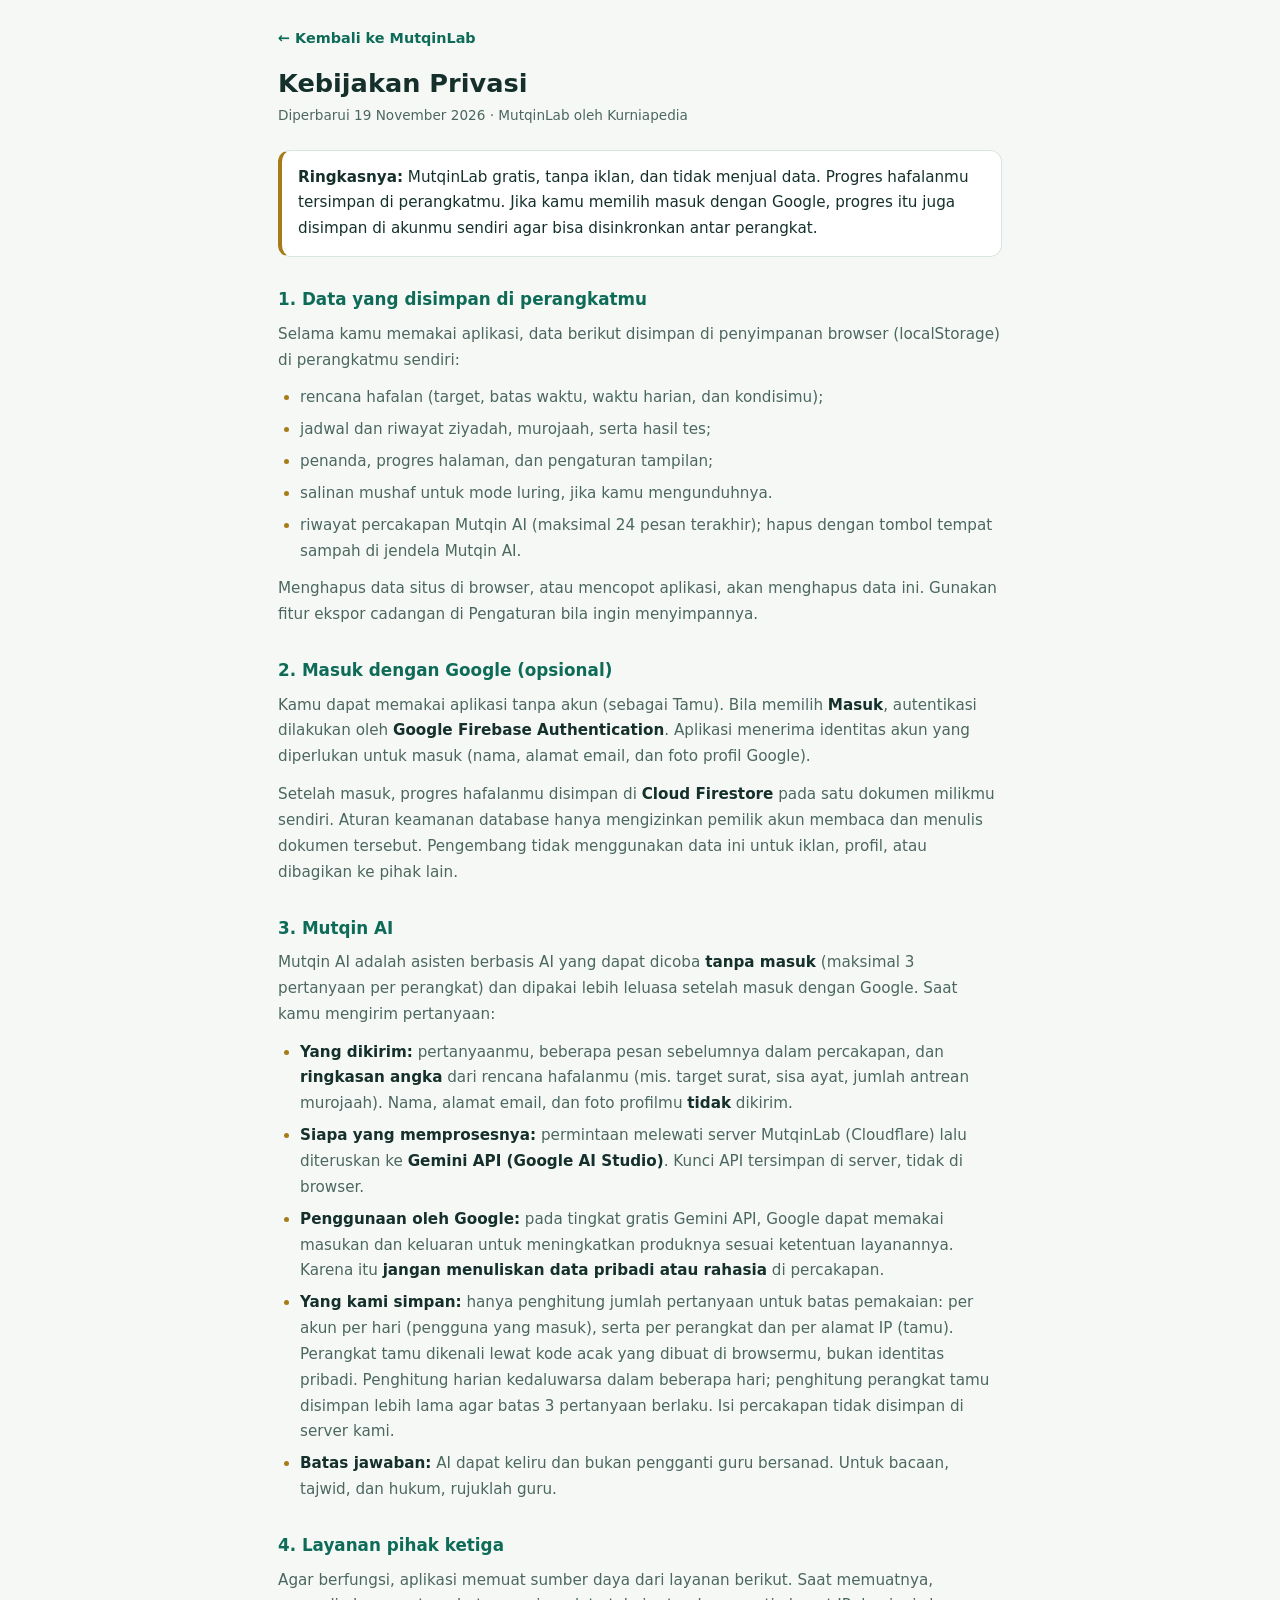
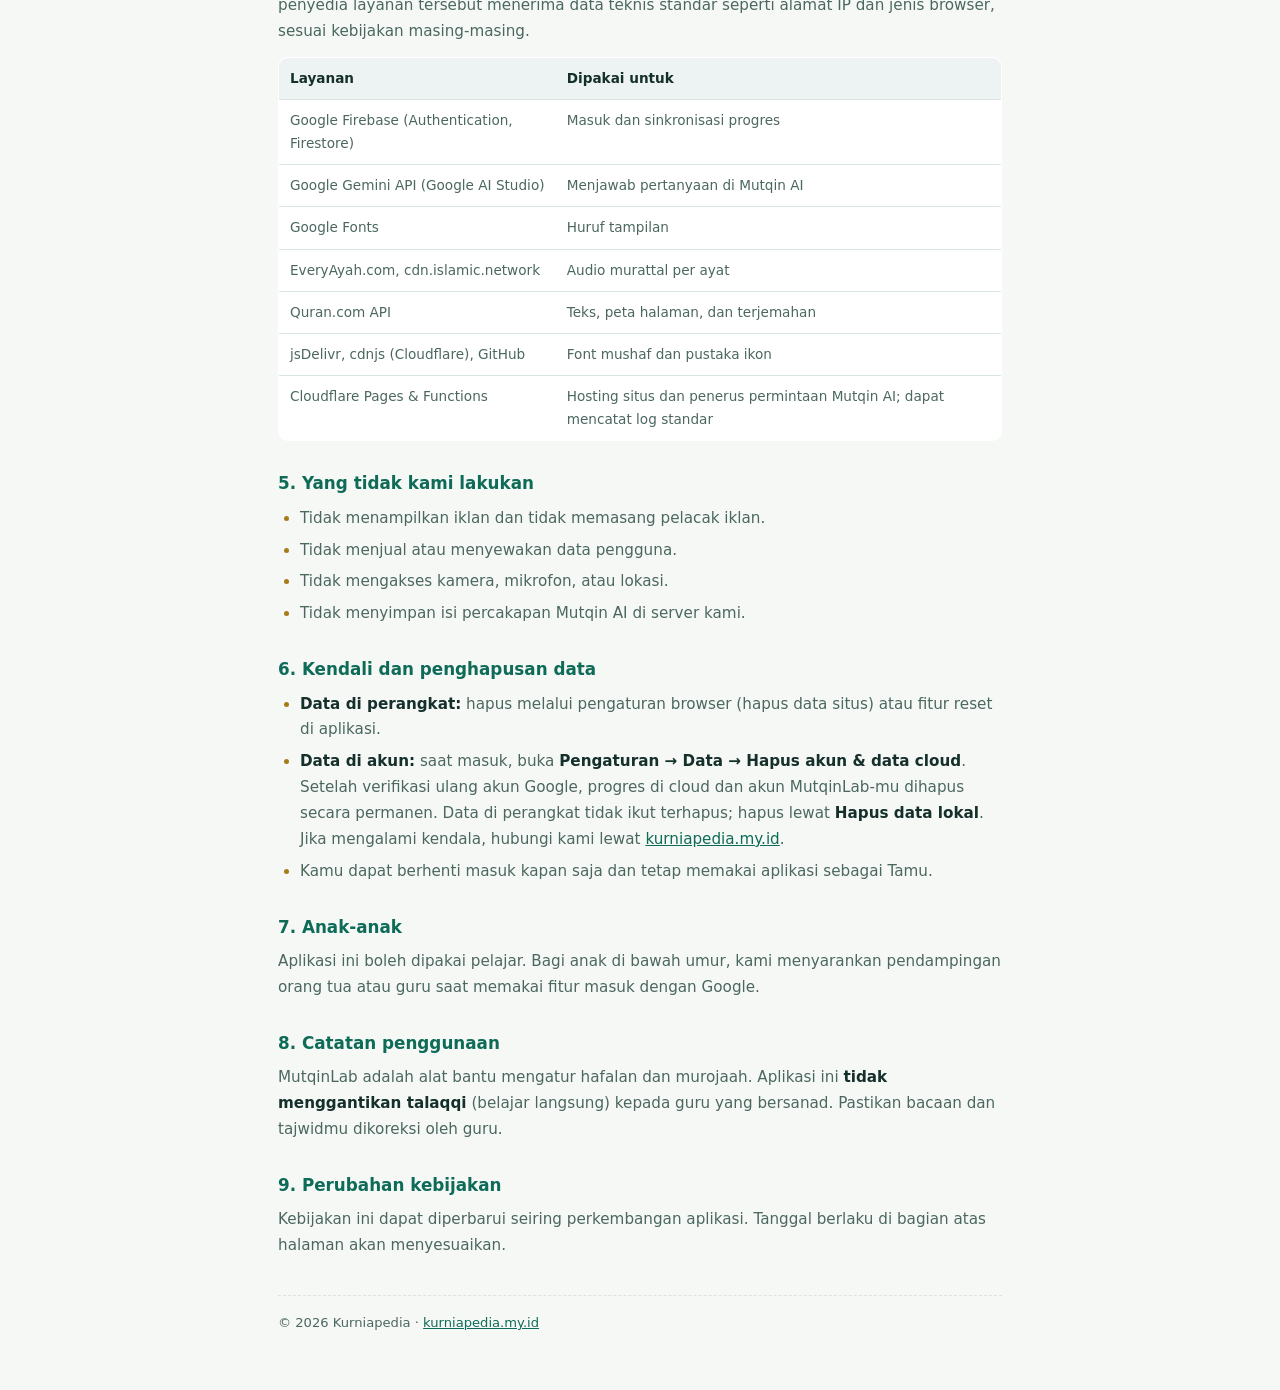
<file: privasi.html>
<!DOCTYPE html>
<html lang="id">
<head>
  <meta charset="UTF-8">
  <meta name="viewport" content="width=device-width, initial-scale=1, viewport-fit=cover">
  <title>Kebijakan Privasi — MutqinLab</title>
  <meta name="description" content="Kebijakan privasi MutqinLab: data apa yang disimpan, di mana disimpan, dan layanan pihak ketiga yang digunakan.">
  <meta name="theme-color" content="#060d0b">
  <meta name="color-scheme" content="dark light">
  <link rel="icon" href="icon.svg" type="image/svg+xml">
  <style>
    :root { --bg:#f6f8f6; --card:#fff; --ink:#15302b; --soft:#4b6760; --line:#d9e5e1; --aksen:#0e6b57; --emas:#a67c1a; }
    @media (prefers-color-scheme: dark) { :root { --bg:#060d0b; --card:#0d1b18; --ink:#e9f5f1; --soft:#9fbab3; --line:#1d3a34; --aksen:#4fd8b8; --emas:#e2c27a; } }
    * { box-sizing: border-box; }
    body { margin:0; background:var(--bg); color:var(--ink); font:16px/1.7 Poppins, system-ui, -apple-system, "Segoe UI", sans-serif; padding: env(safe-area-inset-top) 0 env(safe-area-inset-bottom); }
    main { max-width: 760px; margin: 0 auto; padding: 24px 18px 56px; }
    .back { display:inline-flex; align-items:center; gap:6px; margin-bottom:18px; color:var(--aksen); font-weight:600; font-size:.9rem; text-decoration:none; }
    .back:hover { text-decoration:underline; }
    h1 { font-size:1.6rem; line-height:1.25; margin:0 0 4px; }
    .meta { color:var(--soft); font-size:.85rem; margin:0 0 22px; }
    h2 { font-size:1.05rem; margin:28px 0 8px; color:var(--aksen); }
    p, li { color:var(--soft); font-size:.95rem; }
    p { margin:0 0 12px; }
    ul { padding-inline-start:22px; margin:0 0 12px; }
    li { margin-bottom:6px; }
    li::marker { color:var(--emas); }
    b { color:var(--ink); font-weight:600; }
    .ringkas { background:var(--card); border:1px solid var(--line); border-inline-start:4px solid var(--emas); border-radius:12px; padding:14px 16px; margin-bottom:8px; }
    .ringkas p { margin:0; color:var(--ink); }
    table { width:100%; border-collapse:collapse; font-size:.85rem; background:var(--card); border:1px solid var(--line); border-radius:10px; overflow:hidden; }
    th, td { text-align:start; padding:9px 11px; border-top:1px solid var(--line); vertical-align:top; color:var(--soft); }
    th { background:color-mix(in srgb, var(--aksen) 8%, transparent); color:var(--ink); border-top:0; }
    .tw { overflow-x:auto; margin-bottom:12px; }
    a { color:var(--aksen); }
    footer { margin-top:36px; padding-top:16px; border-top:1px dashed var(--line); font-size:.82rem; color:var(--soft); }
  </style>
</head>
<body>
<main>
  <a class="back" href="./">← Kembali ke MutqinLab</a>
  <h1>Kebijakan Privasi</h1>
  <p class="meta">Diperbarui 19 November 2026 · MutqinLab oleh Kurniapedia</p>

  <div class="ringkas"><p><b>Ringkasnya:</b> MutqinLab gratis, tanpa iklan, dan tidak menjual data. Progres hafalanmu tersimpan di perangkatmu. Jika kamu memilih masuk dengan Google, progres itu juga disimpan di akunmu sendiri agar bisa disinkronkan antar perangkat.</p></div>

  <h2>1. Data yang disimpan di perangkatmu</h2>
  <p>Selama kamu memakai aplikasi, data berikut disimpan di penyimpanan browser (localStorage) di perangkatmu sendiri:</p>
  <ul>
    <li>rencana hafalan (target, batas waktu, waktu harian, dan kondisimu);</li>
    <li>jadwal dan riwayat ziyadah, murojaah, serta hasil tes;</li>
    <li>penanda, progres halaman, dan pengaturan tampilan;</li>
    <li>salinan mushaf untuk mode luring, jika kamu mengunduhnya.</li>
    <li>riwayat percakapan Mutqin AI (maksimal 24 pesan terakhir); hapus dengan tombol tempat sampah di jendela Mutqin AI.</li>
  </ul>
  <p>Menghapus data situs di browser, atau mencopot aplikasi, akan menghapus data ini. Gunakan fitur ekspor cadangan di Pengaturan bila ingin menyimpannya.</p>

  <h2>2. Masuk dengan Google (opsional)</h2>
  <p>Kamu dapat memakai aplikasi tanpa akun (sebagai Tamu). Bila memilih <b>Masuk</b>, autentikasi dilakukan oleh <b>Google Firebase Authentication</b>. Aplikasi menerima identitas akun yang diperlukan untuk masuk (nama, alamat email, dan foto profil Google).</p>
  <p>Setelah masuk, progres hafalanmu disimpan di <b>Cloud Firestore</b> pada satu dokumen milikmu sendiri. Aturan keamanan database hanya mengizinkan pemilik akun membaca dan menulis dokumen tersebut. Pengembang tidak menggunakan data ini untuk iklan, profil, atau dibagikan ke pihak lain.</p>

  <h2>3. Mutqin AI</h2>
  <p>Mutqin AI adalah asisten berbasis AI yang dapat dicoba <b>tanpa masuk</b> (maksimal 3 pertanyaan per perangkat) dan dipakai lebih leluasa setelah masuk dengan Google. Saat kamu mengirim pertanyaan:</p>
  <ul>
    <li><b>Yang dikirim:</b> pertanyaanmu, beberapa pesan sebelumnya dalam percakapan, dan <b>ringkasan angka</b> dari rencana hafalanmu (mis. target surat, sisa ayat, jumlah antrean murojaah). Nama, alamat email, dan foto profilmu <b>tidak</b> dikirim.</li>
    <li><b>Siapa yang memprosesnya:</b> permintaan melewati server MutqinLab (Cloudflare) lalu diteruskan ke <b>Gemini API (Google AI Studio)</b>. Kunci API tersimpan di server, tidak di browser.</li>
    <li><b>Penggunaan oleh Google:</b> pada tingkat gratis Gemini API, Google dapat memakai masukan dan keluaran untuk meningkatkan produknya sesuai ketentuan layanannya. Karena itu <b>jangan menuliskan data pribadi atau rahasia</b> di percakapan.</li>
    <li><b>Yang kami simpan:</b> hanya penghitung jumlah pertanyaan untuk batas pemakaian: per akun per hari (pengguna yang masuk), serta per perangkat dan per alamat IP (tamu). Perangkat tamu dikenali lewat kode acak yang dibuat di browsermu, bukan identitas pribadi. Penghitung harian kedaluwarsa dalam beberapa hari; penghitung perangkat tamu disimpan lebih lama agar batas 3 pertanyaan berlaku. Isi percakapan tidak disimpan di server kami.</li>
    <li><b>Batas jawaban:</b> AI dapat keliru dan bukan pengganti guru bersanad. Untuk bacaan, tajwid, dan hukum, rujuklah guru.</li>
  </ul>

  <h2>4. Layanan pihak ketiga</h2>
  <p>Agar berfungsi, aplikasi memuat sumber daya dari layanan berikut. Saat memuatnya, penyedia layanan tersebut menerima data teknis standar seperti alamat IP dan jenis browser, sesuai kebijakan masing-masing.</p>
  <div class="tw"><table>
    <thead><tr><th>Layanan</th><th>Dipakai untuk</th></tr></thead>
    <tbody>
      <tr><td>Google Firebase (Authentication, Firestore)</td><td>Masuk dan sinkronisasi progres</td></tr>
      <tr><td>Google Gemini API (Google AI Studio)</td><td>Menjawab pertanyaan di Mutqin AI</td></tr>
      <tr><td>Google Fonts</td><td>Huruf tampilan</td></tr>
      <tr><td>EveryAyah.com, cdn.islamic.network</td><td>Audio murattal per ayat</td></tr>
      <tr><td>Quran.com API</td><td>Teks, peta halaman, dan terjemahan</td></tr>
      <tr><td>jsDelivr, cdnjs (Cloudflare), GitHub</td><td>Font mushaf dan pustaka ikon</td></tr>
      <tr><td>Cloudflare Pages &amp; Functions</td><td>Hosting situs dan penerus permintaan Mutqin AI; dapat mencatat log standar</td></tr>
    </tbody>
  </table></div>

  <h2>5. Yang tidak kami lakukan</h2>
  <ul>
    <li>Tidak menampilkan iklan dan tidak memasang pelacak iklan.</li>
    <li>Tidak menjual atau menyewakan data pengguna.</li>
    <li>Tidak mengakses kamera, mikrofon, atau lokasi.</li>
    <li>Tidak menyimpan isi percakapan Mutqin AI di server kami.</li>
  </ul>

  <h2>6. Kendali dan penghapusan data</h2>
  <ul>
    <li><b>Data di perangkat:</b> hapus melalui pengaturan browser (hapus data situs) atau fitur reset di aplikasi.</li>
    <li><b>Data di akun:</b> saat masuk, buka <b>Pengaturan → Data → Hapus akun &amp; data cloud</b>. Setelah verifikasi ulang akun Google, progres di cloud dan akun MutqinLab-mu dihapus secara permanen. Data di perangkat tidak ikut terhapus; hapus lewat <b>Hapus data lokal</b>. Jika mengalami kendala, hubungi kami lewat <a href="https://kurniapedia.my.id" rel="noopener noreferrer">kurniapedia.my.id</a>.</li>
    <li>Kamu dapat berhenti masuk kapan saja dan tetap memakai aplikasi sebagai Tamu.</li>
  </ul>

  <h2>7. Anak-anak</h2>
  <p>Aplikasi ini boleh dipakai pelajar. Bagi anak di bawah umur, kami menyarankan pendampingan orang tua atau guru saat memakai fitur masuk dengan Google.</p>

  <h2>8. Catatan penggunaan</h2>
  <p>MutqinLab adalah alat bantu mengatur hafalan dan murojaah. Aplikasi ini <b>tidak menggantikan talaqqi</b> (belajar langsung) kepada guru yang bersanad. Pastikan bacaan dan tajwidmu dikoreksi oleh guru.</p>

  <h2>9. Perubahan kebijakan</h2>
  <p>Kebijakan ini dapat diperbarui seiring perkembangan aplikasi. Tanggal berlaku di bagian atas halaman akan menyesuaikan.</p>

  <footer>© 2026 Kurniapedia · <a href="https://kurniapedia.my.id" rel="noopener noreferrer">kurniapedia.my.id</a></footer>
</main>
</body>
</html>
</file>
